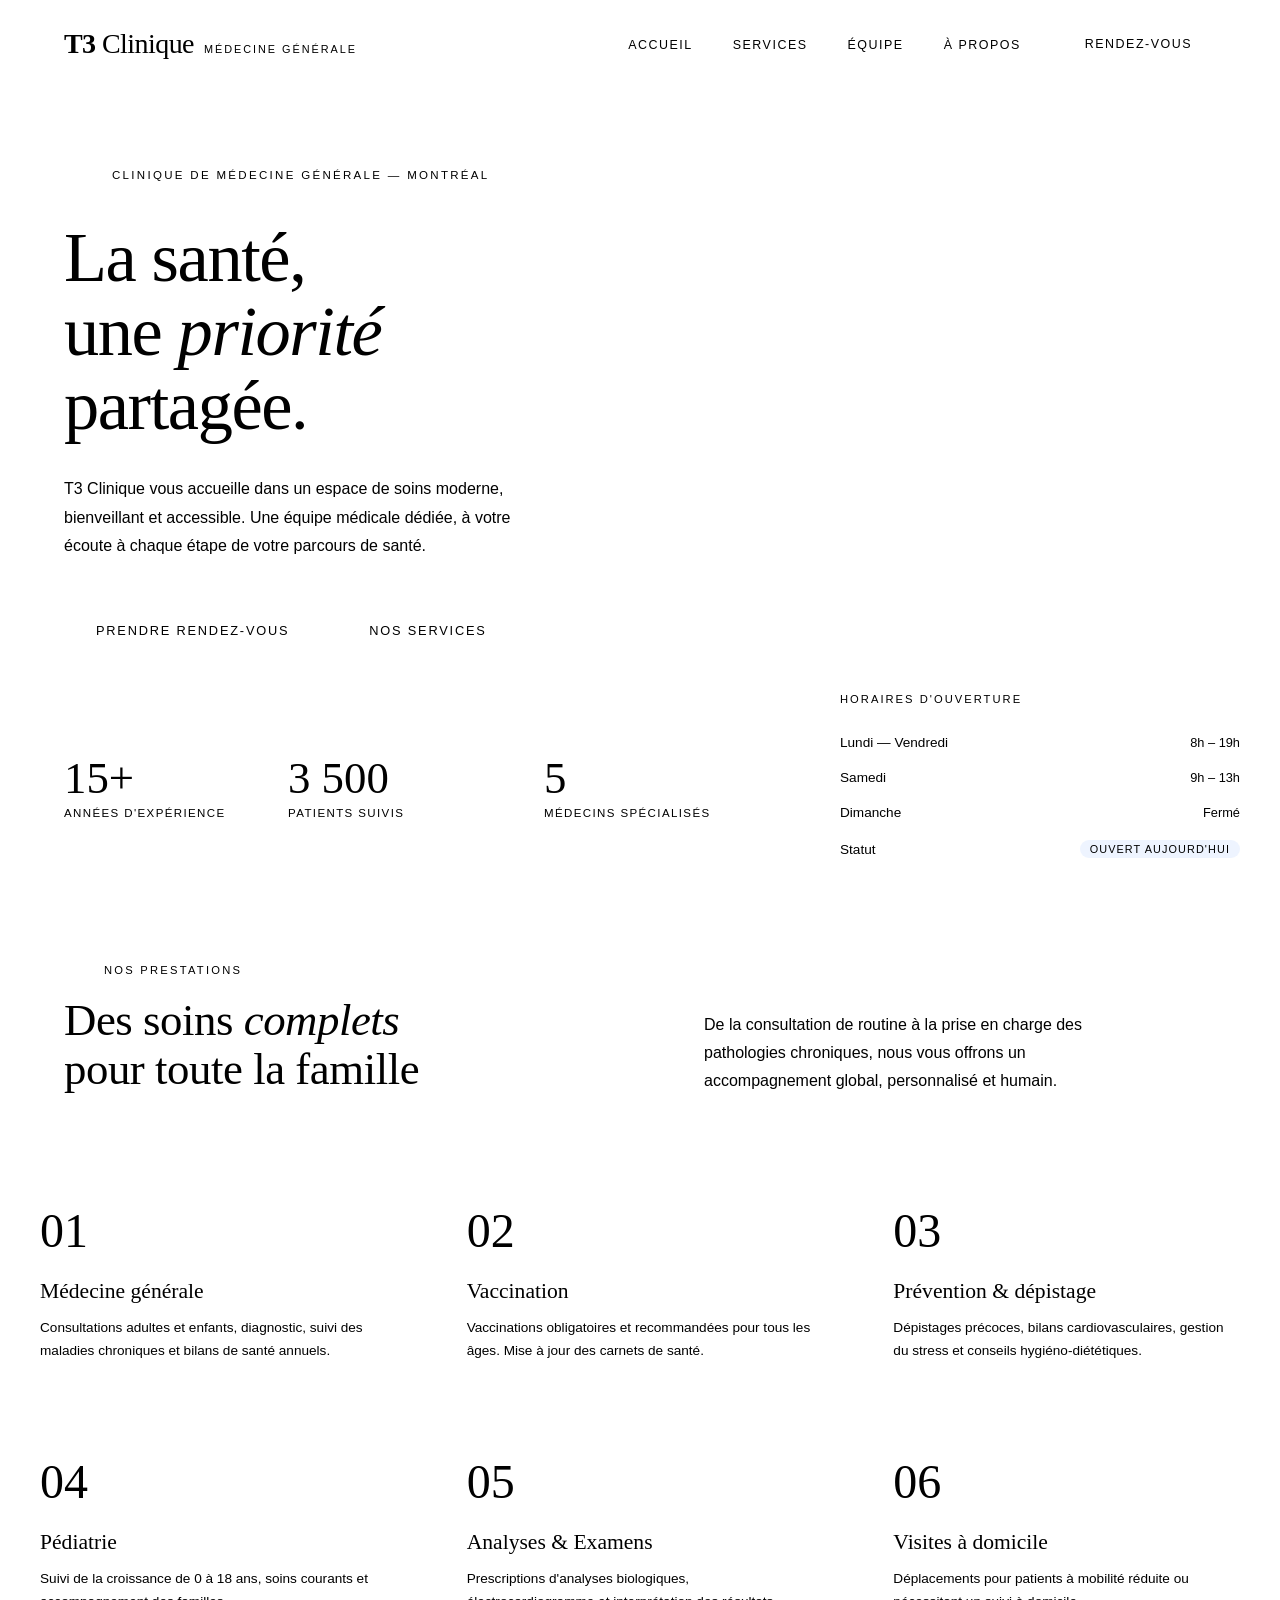
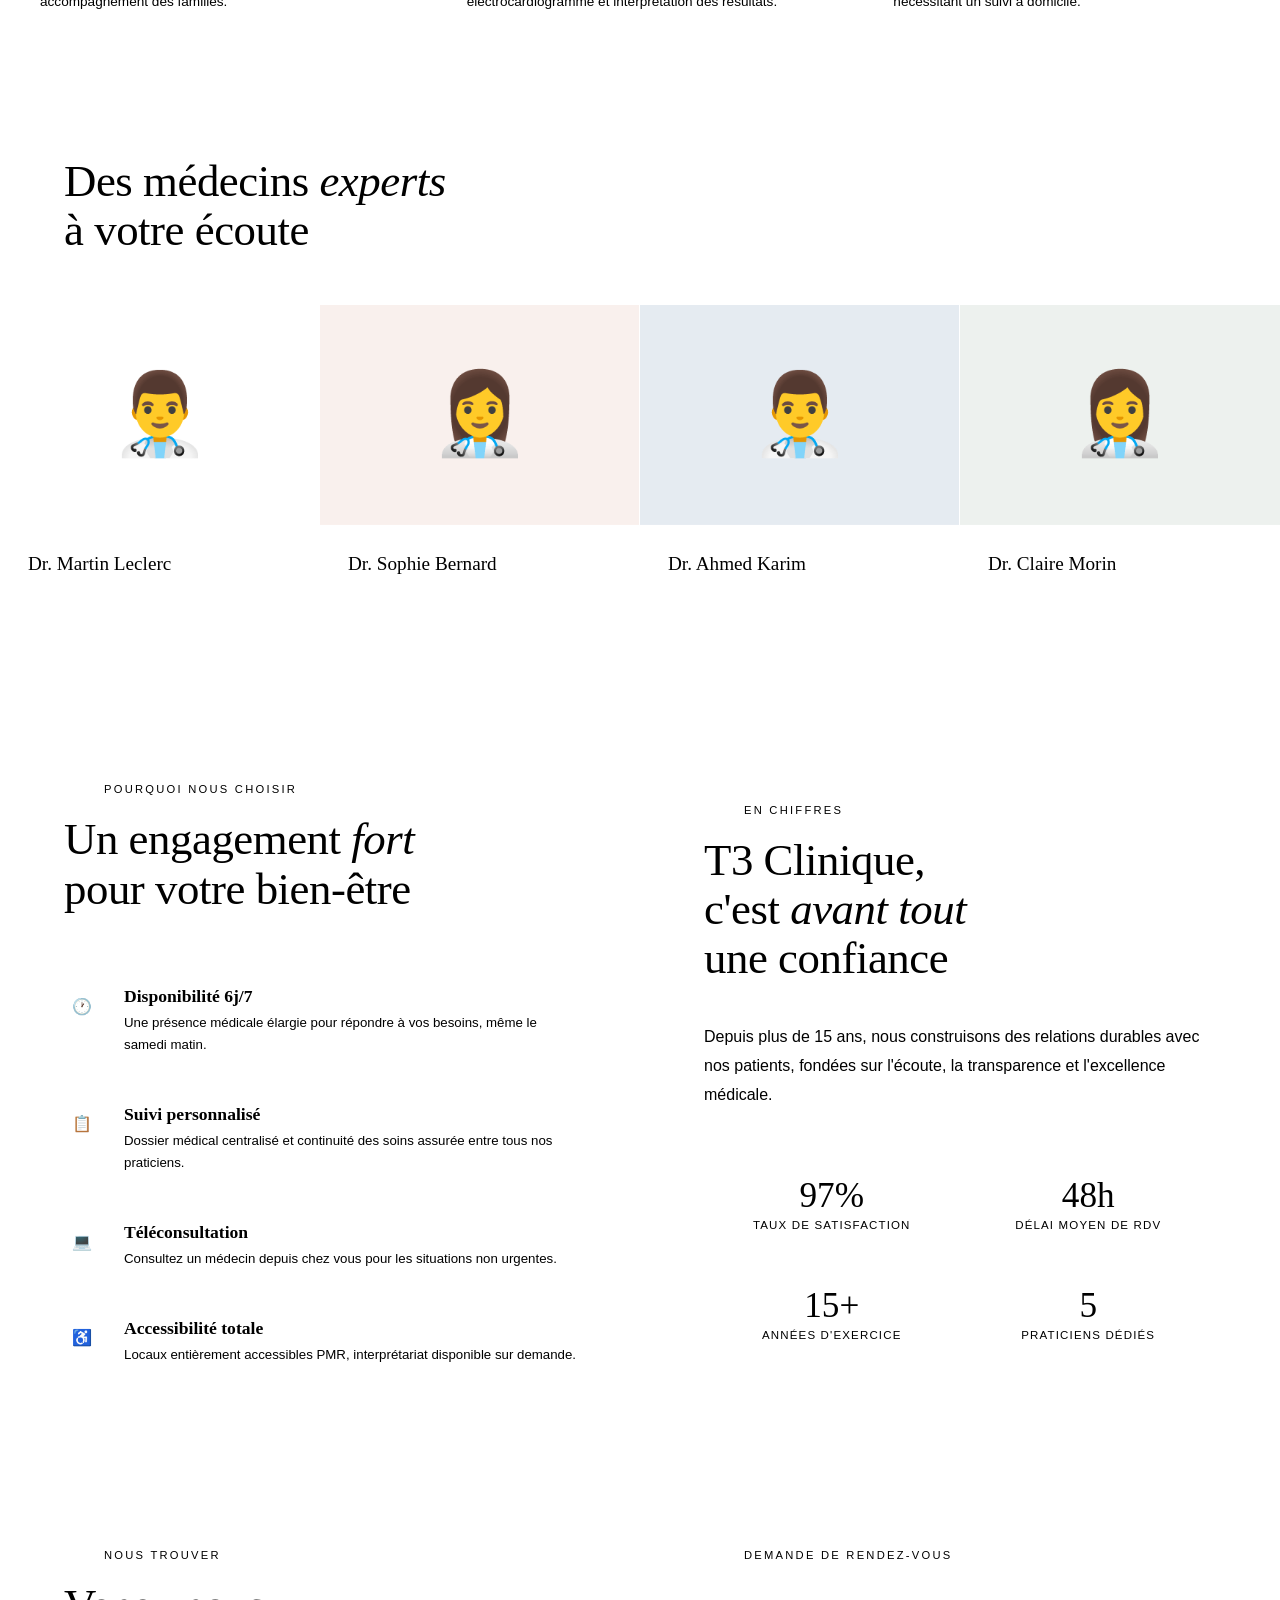
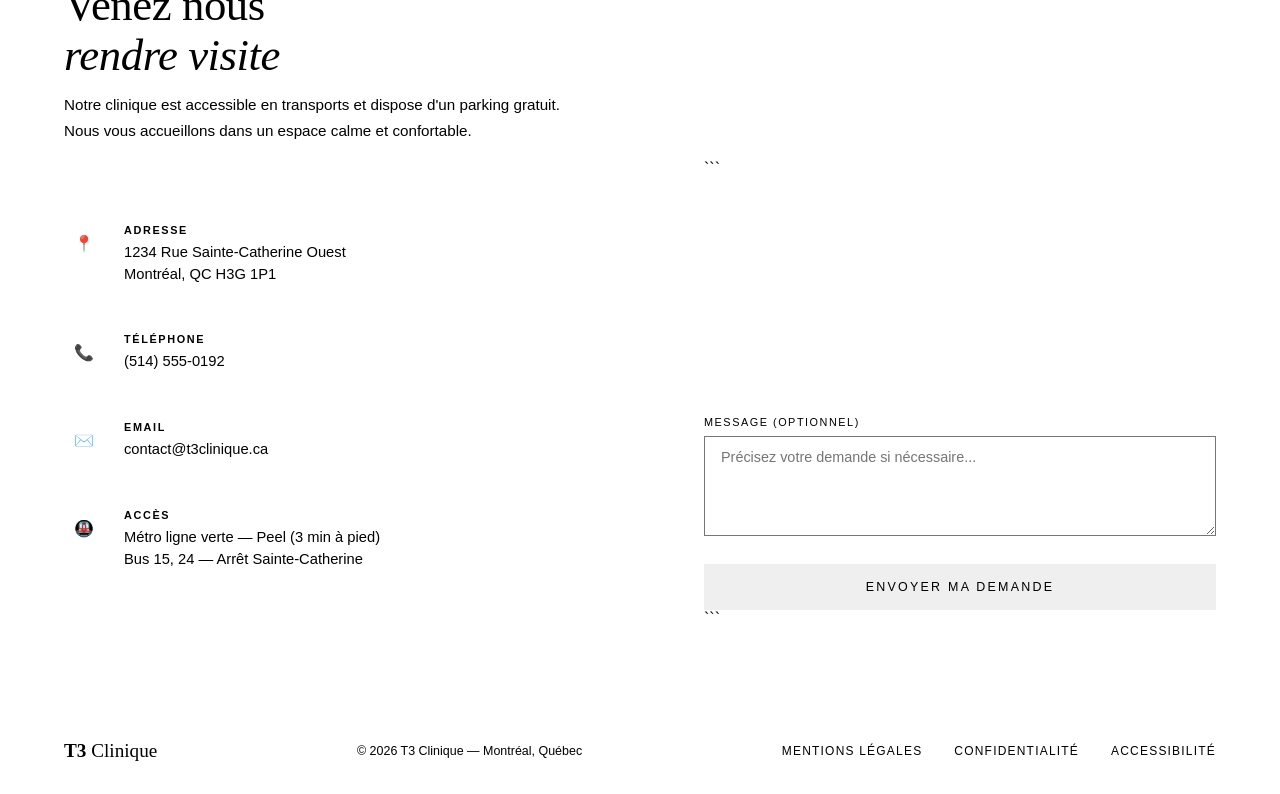
<file: amirasayah06.github.io/index.html>
<!DOCTYPE html>

<html lang="fr">
<head>
<meta charset="UTF-8">
<meta name="viewport" content="width=device-width, initial-scale=1.0">
<title>T3 Clinique — Médecine Générale</title>
<link href="https://fonts.googleapis.com/css2?family=Cormorant+Garamond:ital,wght@0,300;0,400;0,600;1,300;1,400&family=Instrument+Sans:wght@300;400;500&display=swap" rel="stylesheet">
<style>

/* ─── VARIABLES ─────────────────────────────────────── */
:root {
–white:   #FFFFFF;
–off:     #F7F7F5;
–light:   #EFEFEC;
–border:  #E0DFDB;
–muted:   #999890;
–body:    #3A3A38;
–dark:    #141412;
–accent:  #2D5A8E;
–accent2: #1A3D62;
–line:    1px solid var(–border);
}

/* ─── RESET ─────────────────────────────────────────── */
*, *::before, *::after { margin:0; padding:0; box-sizing:border-box; }
html { scroll-behavior:smooth; font-size:16px; }
body {
font-family:‘Instrument Sans’, sans-serif;
background: var(–white);
color: var(–body);
-webkit-font-smoothing: antialiased;
overflow-x: hidden;
}
a { text-decoration: none; color: inherit; }
img { display:block; max-width:100%; }
[id] { scroll-margin-top: 88px; }

/* ─── SCROLLBAR ──────────────────────────────────────── */
::-webkit-scrollbar { width:4px; }
::-webkit-scrollbar-track { background: var(–off); }
::-webkit-scrollbar-thumb { background: var(–accent); border-radius:2px; }

/* ─── NAV ────────────────────────────────────────────── */
nav {
position: fixed; top:0; left:0; right:0; z-index:200;
height: 88px;
display: flex; align-items:center; justify-content:space-between;
padding: 0 64px;
background: rgba(255,255,255,0.96);
backdrop-filter: blur(20px);
border-bottom: var(–line);
transition: border-color 0.4s;
}

.nav-logo {
display:flex; align-items:baseline; gap:10px;
}
.nav-logo-mark {
font-family:‘Cormorant Garamond’, serif;
font-size: 1.75rem;
font-weight: 300;
color: var(–dark);
letter-spacing: -0.02em;
}
.nav-logo-mark strong {
font-weight: 600;
color: var(–accent);
}
.nav-logo-sub {
font-size: 0.68rem;
text-transform: uppercase;
letter-spacing: 0.18em;
color: var(–muted);
font-weight: 400;
}

.nav-links {
display:flex; align-items:center; gap:40px; list-style:none;
}
.nav-links a {
font-size:0.78rem; text-transform:uppercase; letter-spacing:0.12em;
color: var(–muted); font-weight:400;
transition: color 0.2s;
position: relative;
}
.nav-links a::after {
content:’’; position:absolute; bottom:-4px; left:0; right:0;
height:1px; background: var(–accent);
transform: scaleX(0); transform-origin: left;
transition: transform 0.3s ease;
}
.nav-links a:hover { color: var(–dark); }
.nav-links a:hover::after { transform: scaleX(1); }

.nav-rdv {
display:inline-flex; align-items:center; gap:8px;
border: 1px solid var(–dark);
padding: 10px 24px;
font-size:0.76rem; text-transform:uppercase; letter-spacing:0.14em;
color: var(–dark); font-weight:500;
transition: background 0.25s, color 0.25s;
}
.nav-rdv:hover { background: var(–dark); color: var(–white); }
.nav-rdv::after { display:none !important; }

/* ─── HERO ───────────────────────────────────────────── */
#accueil {
padding-top: 88px;
min-height: 100vh;
display:grid;
grid-template-columns: 1fr 480px;
}

.hero-content {
display:flex; flex-direction:column; justify-content:center;
padding: 80px 64px;
border-right: var(–line);
}

.hero-eyebrow {
display:flex; align-items:center; gap:16px;
margin-bottom: 40px;
}
.hero-eyebrow-line {
width:32px; height:1px; background: var(–accent);
}
.hero-eyebrow span {
font-size:0.72rem; text-transform:uppercase; letter-spacing:0.2em;
color: var(–accent); font-weight:500;
}

.hero-h1 {
font-family:‘Cormorant Garamond’, serif;
font-size: clamp(3.2rem, 5.5vw, 5.5rem);
font-weight:300; line-height:1.05;
color: var(–dark);
letter-spacing:-0.02em;
margin-bottom: 32px;
}
.hero-h1 em {
font-style:italic; color: var(–accent);
}

.hero-p {
font-size:1rem; line-height:1.8;
color: var(–muted);
max-width:480px;
margin-bottom:48px;
font-weight:300;
}

.hero-btns { display:flex; gap:16px; }

.btn-fill {
display:inline-flex; align-items:center; gap:10px;
background: var(–accent);
color: var(–white);
padding:14px 32px;
font-size:0.8rem; text-transform:uppercase; letter-spacing:0.14em;
font-weight:500;
transition: background 0.25s, transform 0.2s;
}
.btn-fill:hover { background: var(–accent2); transform:translateY(-2px); }

.btn-ghost {
display:inline-flex; align-items:center; gap:10px;
border:1px solid var(–border);
color: var(–body);
padding:14px 32px;
font-size:0.8rem; text-transform:uppercase; letter-spacing:0.14em;
font-weight:400;
transition: border-color 0.25s, color 0.25s;
}
.btn-ghost:hover { border-color: var(–dark); color: var(–dark); }

.hero-metrics {
display:flex; gap:0;
margin-top:64px;
border-top: var(–line);
padding-top:40px;
}
.metric {
flex:1;
padding-right:32px;
border-right: var(–line);
}
.metric:last-child { border-right:none; padding-right:0; padding-left:32px; }
.metric:first-child { padding-left:0; }
.metric-num {
font-family:‘Cormorant Garamond’, serif;
font-size:2.8rem; font-weight:300;
color: var(–dark); line-height:1;
margin-bottom:6px;
}
.metric-label {
font-size:0.72rem; text-transform:uppercase; letter-spacing:0.12em;
color: var(–muted);
}

/* Hero panel droit */
.hero-panel {
background: var(–off);
display:flex; flex-direction:column;
justify-content: flex-end;
}

.hero-panel-top {
flex:1;
display:flex; align-items:center; justify-content:center;
position:relative; overflow:hidden;
}

.hero-cross-wrap {
position:relative;
width:160px; height:160px;
}
.hero-cross-h, .hero-cross-v {
position:absolute; background: var(–border);
border-radius:1px;
}
.hero-cross-h { top:50%; left:0; right:0; height:1px; transform:translateY(-50%); }
.hero-cross-v { left:50%; top:0; bottom:0; width:1px; transform:translateX(-50%); }
.hero-cross-dot {
position:absolute; top:50%; left:50%;
transform:translate(-50%,-50%);
width:10px; height:10px;
background: var(–accent); border-radius:50%;
}
.hero-cross-ring {
position:absolute; top:50%; left:50%;
transform:translate(-50%,-50%);
width:40px; height:40px;
border:1px solid var(–accent);
border-radius:50%;
opacity:0.4;
animation: pulse 2.5s ease-in-out infinite;
}
@keyframes pulse {
0%,100% { transform:translate(-50%,-50%) scale(1); opacity:0.4; }
50% { transform:translate(-50%,-50%) scale(1.8); opacity:0.1; }
}

.hero-hours {
border-top: var(–line);
padding:32px 40px;
}
.hero-hours-title {
font-size:0.7rem; text-transform:uppercase; letter-spacing:0.18em;
color: var(–muted); margin-bottom:20px;
}
.hours-row {
display:flex; justify-content:space-between; align-items:center;
padding:10px 0; border-bottom: var(–line);
font-size:0.85rem;
}
.hours-row:last-child { border-bottom:none; }
.hours-row .day { color: var(–body); font-weight:400; }
.hours-row .time { color: var(–dark); font-weight:500; font-size:0.8rem; }
.hours-badge {
display:inline-flex; align-items:center; gap:6px;
background: #EEF4FF; color: var(–accent);
padding:3px 10px; border-radius:20px;
font-size:0.68rem; letter-spacing:0.1em; text-transform:uppercase;
}
.hours-badge::before {
content:’’; width:5px; height:5px; border-radius:50%;
background: var(–accent); display:inline-block;
}

/* ─── SECTION BASE ──────────────────────────────────── */
.section-eyebrow {
display:flex; align-items:center; gap:16px;
margin-bottom:20px;
}
.section-eyebrow-line { width:24px; height:1px; background: var(–accent); }
.section-eyebrow span {
font-size:0.7rem; text-transform:uppercase; letter-spacing:0.2em;
color: var(–accent); font-weight:500;
}

.section-h2 {
font-family:‘Cormorant Garamond’, serif;
font-size: clamp(2rem, 3.5vw, 3.2rem);
font-weight:300; line-height:1.1;
color: var(–dark);
letter-spacing:-0.01em;
}
.section-h2 em { font-style:italic; }

/* ─── SERVICES ──────────────────────────────────────── */
#services {
border-top: var(–line);
}

.services-header {
display:grid; grid-template-columns:1fr 1fr;
border-bottom: var(–line);
}
.services-header-left {
padding:64px 64px 64px 64px;
border-right: var(–line);
}
.services-header-right {
padding:64px;
display:flex; align-items:flex-end;
}
.services-header-right p {
font-size:1rem; line-height:1.75;
color: var(–muted); font-weight:300;
max-width:380px;
}

.services-grid {
display:grid;
grid-template-columns: repeat(3, 1fr);
}

.service-item {
padding:48px 40px;
border-right: var(–line);
border-bottom: var(–line);
transition: background 0.3s;
cursor:default;
position:relative;
overflow:hidden;
}
.service-item::before {
content:’’;
position:absolute; top:0; left:0; right:0; height:2px;
background: var(–accent);
transform: scaleX(0); transform-origin:left;
transition: transform 0.4s ease;
}
.service-item:hover::before { transform:scaleX(1); }
.service-item:hover { background: var(–off); }
.service-item:nth-child(3n) { border-right:none; }
.service-item:nth-child(4),
.service-item:nth-child(5),
.service-item:nth-child(6) { border-bottom:none; }

.service-num {
font-family:‘Cormorant Garamond’, serif;
font-size:3rem; font-weight:300;
color: var(–light); line-height:1;
margin-bottom:24px;
transition: color 0.3s;
}
.service-item:hover .service-num { color: var(–border); }

.service-title {
font-family:‘Cormorant Garamond’, serif;
font-size:1.35rem; font-weight:400;
color: var(–dark); margin-bottom:12px;
}
.service-desc {
font-size:0.85rem; line-height:1.7;
color: var(–muted); font-weight:300;
}

/* ─── ÉQUIPE ────────────────────────────────────────── */
#equipe {
border-top: var(–line);
background: var(–dark);
}

.equipe-header {
display:grid; grid-template-columns:1fr 1fr;
padding:64px 64px 48px;
border-bottom:1px solid rgba(255,255,255,0.08);
align-items:end;
}
.equipe-header .section-eyebrow-line { background: rgba(255,255,255,0.3); }
.equipe-header .section-eyebrow span { color: rgba(255,255,255,0.4); }
.equipe-header .section-h2 { color: var(–white); }
.equipe-header p {
color: rgba(255,255,255,0.4);
font-size:0.95rem; line-height:1.75; font-weight:300;
max-width:360px;
align-self:flex-end;
}

.team-grid {
display:grid; grid-template-columns:repeat(4,1fr);
}

.team-card {
border-right:1px solid rgba(255,255,255,0.07);
border-bottom:1px solid rgba(255,255,255,0.07);
overflow:hidden;
transition: background 0.3s;
}
.team-card:hover { background: rgba(255,255,255,0.03); }
.team-card:nth-child(4n) { border-right:none; }

.team-avatar {
height:220px;
display:flex; align-items:center; justify-content:center;
font-size:5rem;
background: rgba(255,255,255,0.04);
border-bottom:1px solid rgba(255,255,255,0.07);
position:relative; overflow:hidden;
}
.team-avatar::after {
content:’’;
position:absolute; inset:0;
background: linear-gradient(to bottom, transparent 50%, rgba(20,20,18,0.5));
}

.team-info { padding:28px 28px 32px; }
.team-name {
font-family:‘Cormorant Garamond’, serif;
font-size:1.2rem; font-weight:400;
color: var(–white); margin-bottom:5px;
}
.team-role {
font-size:0.7rem; text-transform:uppercase; letter-spacing:0.14em;
color: rgba(255,255,255,0.3); margin-bottom:14px;
}
.team-bio {
font-size:0.82rem; line-height:1.65;
color: rgba(255,255,255,0.35); font-weight:300;
}

/* ─── POURQUOI NOUS ─────────────────────────────────── */
#pourquoi {
border-top: var(–line);
display:grid; grid-template-columns:1fr 1fr;
}

.pourquoi-left {
padding:80px 64px;
border-right: var(–line);
background: var(–off);
}
.pourquoi-left .section-h2 { margin-bottom:48px; }

.feature-list { display:flex; flex-direction:column; }
.feature-item {
display:flex; gap:24px; align-items:flex-start;
padding:24px 0; border-bottom: var(–line);
}
.feature-item:last-child { border-bottom:none; }
.feature-icon {
width:36px; height:36px; min-width:36px;
border:1px solid var(–border);
display:flex; align-items:center; justify-content:center;
font-size:1rem;
margin-top:2px;
}
.feature-item h4 {
font-family:‘Cormorant Garamond’, serif;
font-size:1.1rem; color: var(–dark);
margin-bottom:5px;
}
.feature-item p { font-size:0.83rem; line-height:1.65; color: var(–muted); }

.pourquoi-right {
padding:80px 64px;
display:flex; flex-direction:column; justify-content:center;
}
.pourquoi-right .section-h2 { margin-bottom:40px; }
.pourquoi-right > p {
font-size:1rem; line-height:1.8;
color: var(–muted); font-weight:300;
margin-bottom:40px;
}

.trust-grid {
display:grid; grid-template-columns:1fr 1fr; gap:1px;
background: var(–border);
border:var(–line);
}
.trust-item {
background: var(–white);
padding:28px 24px;
text-align:center;
}
.trust-item-num {
font-family:‘Cormorant Garamond’, serif;
font-size:2.2rem; font-weight:300; color: var(–accent);
line-height:1; margin-bottom:6px;
}
.trust-item-label {
font-size:0.72rem; text-transform:uppercase; letter-spacing:0.1em;
color: var(–muted);
}

/* ─── CONTACT ───────────────────────────────────────── */
#contact {
border-top: var(–line);
display:grid; grid-template-columns:1fr 1fr;
}

.contact-info-col {
padding:80px 64px;
border-right: var(–line);
background: var(–off);
}
.contact-info-col .section-h2 { margin-bottom:12px; }
.contact-info-col > .subtitle {
font-size:0.95rem; line-height:1.7;
color: var(–muted); font-weight:300;
margin-bottom:56px;
}

.info-blocks { display:flex; flex-direction:column; gap:0; }
.info-block {
display:flex; gap:20px; align-items:flex-start;
padding:24px 0; border-bottom: var(–line);
}
.info-block:last-child { border-bottom:none; }
.info-icon {
width:40px; height:40px; min-width:40px;
background: var(–white);
border: var(–line);
display:flex; align-items:center; justify-content:center;
font-size:1rem;
}
.info-block h4 {
font-size:0.68rem; text-transform:uppercase; letter-spacing:0.15em;
color: var(–muted); margin-bottom:5px;
}
.info-block p { font-size:0.92rem; color: var(–dark); line-height:1.5; }

.contact-form-col {
padding:80px 64px;
display:flex; flex-direction:column; justify-content:center;
}
.contact-form-col .section-h2 { margin-bottom:8px; }
.contact-form-col > .subtitle {
font-size:0.88rem; color: var(–muted);
margin-bottom:40px; font-weight:300;
}

.form-row { display:grid; grid-template-columns:1fr 1fr; gap:16px; }
.form-group { margin-bottom:16px; }
.form-group label {
display:block;
font-size:0.68rem; text-transform:uppercase; letter-spacing:0.14em;
color: var(–muted); margin-bottom:8px; font-weight:500;
}
.form-group input,
.form-group select,
.form-group textarea {
width:100%;
border: var(–line);
background: var(–white);
padding:12px 16px;
font-family:‘Instrument Sans’, sans-serif;
font-size:0.9rem; color: var(–dark);
outline:none;
transition: border-color 0.2s;
-webkit-appearance:none;
border-radius:0;
}
.form-group input:focus,
.form-group select:focus,
.form-group textarea:focus { border-color: var(–accent); }
.form-group input::placeholder,
.form-group textarea::placeholder { color: var(–muted); font-weight:300; }
.form-group textarea { resize:vertical; min-height:100px; }
.form-group select { cursor:pointer; }

.btn-submit {
width:100%; padding:16px;
background: var(–accent); color: var(–white);
border:none; cursor:pointer;
font-family:‘Instrument Sans’, sans-serif;
font-size:0.78rem; text-transform:uppercase; letter-spacing:0.18em; font-weight:500;
transition: background 0.25s;
margin-top:8px;
}
.btn-submit:hover { background: var(–accent2); }

/* ─── FOOTER ────────────────────────────────────────── */
footer {
border-top: var(–line);
padding:32px 64px;
display:flex; align-items:center; justify-content:space-between;
background: var(–white);
}
.footer-logo {
font-family:‘Cormorant Garamond’, serif;
font-size:1.2rem; font-weight:300; color: var(–dark);
}
.footer-logo strong { color: var(–accent); font-weight:600; }
.footer-copy { font-size:0.78rem; color: var(–muted); }
.footer-links { display:flex; gap:32px; }
.footer-links a {
font-size:0.75rem; text-transform:uppercase; letter-spacing:0.1em;
color: var(–muted);
transition: color 0.2s;
}
.footer-links a:hover { color: var(–dark); }

/* ─── ANIMATIONS ─────────────────────────────────────── */
.reveal {
opacity:0; transform:translateY(24px);
transition: opacity 0.7s ease, transform 0.7s ease;
}
.reveal.visible { opacity:1; transform:translateY(0); }

@keyframes fadeIn {
from { opacity:0; transform:translateY(20px); }
to   { opacity:1; transform:translateY(0); }
}
.hero-content > * {
animation: fadeIn 0.8s ease both;
}
.hero-eyebrow { animation-delay:0.1s; }
.hero-h1      { animation-delay:0.25s; }
.hero-p       { animation-delay:0.4s; }
.hero-btns    { animation-delay:0.5s; }
.hero-metrics { animation-delay:0.6s; }

/* ─── RESPONSIVE ─────────────────────────────────────── */
@media (max-width:1024px) {
nav { padding:0 32px; }
.hero-content { padding:60px 32px; }
.services-header-left,
.services-header-right,
.pourquoi-left,
.pourquoi-right,
.contact-info-col,
.contact-form-col { padding:48px 32px; }
.equipe-header { padding:48px 32px 32px; }
.team-info { padding:20px; }
footer { padding:24px 32px; }
}

@media (max-width:768px) {
nav .nav-links { display:none; }
#accueil { grid-template-columns:1fr; }
.hero-panel { display:none; }
.services-header,
#pourquoi,
#contact { grid-template-columns:1fr; }
.services-header-left { border-right:none; border-bottom:var(–line); }
.services-grid { grid-template-columns:1fr 1fr; }
.service-item:nth-child(2n) { border-right:none; }
.service-item:nth-child(3n) { border-right:1px solid var(–border); }
.service-item:nth-child(4),
.service-item:nth-child(5),
.service-item:nth-child(6) { border-bottom: var(–line); }
.service-item:nth-child(5),
.service-item:nth-child(6) { border-bottom:none; }
.team-grid { grid-template-columns:1fr 1fr; }
.team-card:nth-child(2n) { border-right:none; }
.equipe-header { grid-template-columns:1fr; }
.pourquoi-left { border-right:none; border-bottom:var(–line); }
.contact-info-col { border-right:none; border-bottom:var(–line); }
.hero-metrics { flex-direction:column; gap:20px; }
.metric { border-right:none; padding:0; }
.metric:last-child { padding-left:0; }
footer { flex-direction:column; gap:16px; text-align:center; }
.footer-links { flex-wrap:wrap; justify-content:center; }
}
</style>

</head>
<body>

<!-- ── NAV ───────────────────────────────────────── -->

<nav>
  <div class="nav-logo">
    <span class="nav-logo-mark"><strong>T3</strong> Clinique</span>
    <span class="nav-logo-sub">Médecine Générale</span>
  </div>
  <ul class="nav-links">
    <li><a href="#accueil">Accueil</a></li>
    <li><a href="#services">Services</a></li>
    <li><a href="#equipe">Équipe</a></li>
    <li><a href="#pourquoi">À propos</a></li>
    <li><a href="#contact" class="nav-rdv">Rendez-vous</a></li>
  </ul>
</nav>

<!-- ── HERO ──────────────────────────────────────── -->

<section id="accueil">
  <div class="hero-content">
    <div class="hero-eyebrow">
      <div class="hero-eyebrow-line"></div>
      <span>Clinique de médecine générale — Montréal</span>
    </div>
    <h1 class="hero-h1">
      La santé,<br>
      une <em>priorité</em><br>
      partagée.
    </h1>
    <p class="hero-p">
      T3 Clinique vous accueille dans un espace de soins moderne, 
      bienveillant et accessible. Une équipe médicale dédiée, 
      à votre écoute à chaque étape de votre parcours de santé.
    </p>
    <div class="hero-btns">
      <a href="#contact" class="btn-fill">Prendre rendez-vous</a>
      <a href="#services" class="btn-ghost">Nos services</a>
    </div>
    <div class="hero-metrics">
      <div class="metric">
        <div class="metric-num">15+</div>
        <div class="metric-label">Années d'expérience</div>
      </div>
      <div class="metric">
        <div class="metric-num">3 500</div>
        <div class="metric-label">Patients suivis</div>
      </div>
      <div class="metric">
        <div class="metric-num">5</div>
        <div class="metric-label">Médecins spécialisés</div>
      </div>
    </div>
  </div>

  <div class="hero-panel">
    <div class="hero-panel-top">
      <div class="hero-cross-wrap">
        <div class="hero-cross-h"></div>
        <div class="hero-cross-v"></div>
        <div class="hero-cross-ring"></div>
        <div class="hero-cross-dot"></div>
      </div>
    </div>
    <div class="hero-hours">
      <div class="hero-hours-title">Horaires d'ouverture</div>
      <div class="hours-row">
        <span class="day">Lundi — Vendredi</span>
        <span class="time">8h – 19h</span>
      </div>
      <div class="hours-row">
        <span class="day">Samedi</span>
        <span class="time">9h – 13h</span>
      </div>
      <div class="hours-row">
        <span class="day">Dimanche</span>
        <span class="time">Fermé</span>
      </div>
      <div class="hours-row">
        <span class="day">Statut</span>
        <span class="hours-badge">Ouvert aujourd'hui</span>
      </div>
    </div>
  </div>
</section>

<!-- ── SERVICES ───────────────────────────────────── -->

<section id="services">
  <div class="services-header">
    <div class="services-header-left">
      <div class="section-eyebrow reveal">
        <div class="section-eyebrow-line"></div>
        <span>Nos prestations</span>
      </div>
      <h2 class="section-h2 reveal">Des soins <em>complets</em><br>pour toute la famille</h2>
    </div>
    <div class="services-header-right reveal">
      <p>De la consultation de routine à la prise en charge des pathologies chroniques, nous vous offrons un accompagnement global, personnalisé et humain.</p>
    </div>
  </div>

  <div class="services-grid">
    <div class="service-item reveal">
      <div class="service-num">01</div>
      <div class="service-title">Médecine générale</div>
      <div class="service-desc">Consultations adultes et enfants, diagnostic, suivi des maladies chroniques et bilans de santé annuels.</div>
    </div>
    <div class="service-item reveal">
      <div class="service-num">02</div>
      <div class="service-title">Vaccination</div>
      <div class="service-desc">Vaccinations obligatoires et recommandées pour tous les âges. Mise à jour des carnets de santé.</div>
    </div>
    <div class="service-item reveal">
      <div class="service-num">03</div>
      <div class="service-title">Prévention & dépistage</div>
      <div class="service-desc">Dépistages précoces, bilans cardiovasculaires, gestion du stress et conseils hygiéno-diététiques.</div>
    </div>
    <div class="service-item reveal">
      <div class="service-num">04</div>
      <div class="service-title">Pédiatrie</div>
      <div class="service-desc">Suivi de la croissance de 0 à 18 ans, soins courants et accompagnement des familles.</div>
    </div>
    <div class="service-item reveal">
      <div class="service-num">05</div>
      <div class="service-title">Analyses & Examens</div>
      <div class="service-desc">Prescriptions d'analyses biologiques, électrocardiogramme et interprétation des résultats.</div>
    </div>
    <div class="service-item reveal">
      <div class="service-num">06</div>
      <div class="service-title">Visites à domicile</div>
      <div class="service-desc">Déplacements pour patients à mobilité réduite ou nécessitant un suivi à domicile.</div>
    </div>
  </div>
</section>

<!-- ── ÉQUIPE ─────────────────────────────────────── -->

<section id="equipe">
  <div class="equipe-header">
    <div>
      <div class="section-eyebrow reveal">
        <div class="section-eyebrow-line"></div>
        <span>Notre équipe</span>
      </div>
      <h2 class="section-h2 reveal">Des médecins <em>experts</em><br>à votre écoute</h2>
    </div>
    <p class="reveal">Une équipe pluridisciplinaire unie par une même valeur : placer le patient au centre de chaque décision médicale.</p>
  </div>
  <div class="team-grid">
    <div class="team-card reveal">
      <div class="team-avatar">👨‍⚕️</div>
      <div class="team-info">
        <div class="team-name">Dr. Martin Leclerc</div>
        <div class="team-role">Médecin Généraliste</div>
        <div class="team-bio">20 ans d'expérience. Spécialisation en médecine préventive et maladies chroniques.</div>
      </div>
    </div>
    <div class="team-card reveal">
      <div class="team-avatar" style="background:rgba(196,112,79,0.1);">👩‍⚕️</div>
      <div class="team-info">
        <div class="team-name">Dr. Sophie Bernard</div>
        <div class="team-role">Pédiatre</div>
        <div class="team-bio">Spécialisée dans le suivi de l'enfant de 0 à 18 ans, vaccination et développement.</div>
      </div>
    </div>
    <div class="team-card reveal">
      <div class="team-avatar" style="background:rgba(45,90,142,0.12);">👨‍⚕️</div>
      <div class="team-info">
        <div class="team-name">Dr. Ahmed Karim</div>
        <div class="team-role">Médecin Généraliste</div>
        <div class="team-bio">Expert en cardiologie préventive. Consultations en arabe et français.</div>
      </div>
    </div>
    <div class="team-card reveal">
      <div class="team-avatar" style="background:rgba(107,143,113,0.12);">👩‍⚕️</div>
      <div class="team-info">
        <div class="team-name">Dr. Claire Morin</div>
        <div class="team-role">Médecine du Sport</div>
        <div class="team-bio">Certificats médicaux, suivi des sportifs, nutrition et médecine du travail.</div>
      </div>
    </div>
  </div>
</section>

<!-- ── POURQUOI ────────────────────────────────────── -->

<section id="pourquoi">
  <div class="pourquoi-left">
    <div class="section-eyebrow reveal">
      <div class="section-eyebrow-line"></div>
      <span>Pourquoi nous choisir</span>
    </div>
    <h2 class="section-h2 reveal">Un engagement <em>fort</em><br>pour votre bien-être</h2>
    <div class="feature-list">
      <div class="feature-item reveal">
        <div class="feature-icon">🕐</div>
        <div>
          <h4>Disponibilité 6j/7</h4>
          <p>Une présence médicale élargie pour répondre à vos besoins, même le samedi matin.</p>
        </div>
      </div>
      <div class="feature-item reveal">
        <div class="feature-icon">📋</div>
        <div>
          <h4>Suivi personnalisé</h4>
          <p>Dossier médical centralisé et continuité des soins assurée entre tous nos praticiens.</p>
        </div>
      </div>
      <div class="feature-item reveal">
        <div class="feature-icon">💻</div>
        <div>
          <h4>Téléconsultation</h4>
          <p>Consultez un médecin depuis chez vous pour les situations non urgentes.</p>
        </div>
      </div>
      <div class="feature-item reveal">
        <div class="feature-icon">♿</div>
        <div>
          <h4>Accessibilité totale</h4>
          <p>Locaux entièrement accessibles PMR, interprétariat disponible sur demande.</p>
        </div>
      </div>
    </div>
  </div>

  <div class="pourquoi-right">
    <div class="section-eyebrow reveal">
      <div class="section-eyebrow-line"></div>
      <span>En chiffres</span>
    </div>
    <h2 class="section-h2 reveal">T3 Clinique,<br>c'est <em>avant tout</em><br>une confiance</h2>
    <p class="reveal">Depuis plus de 15 ans, nous construisons des relations durables avec nos patients, fondées sur l'écoute, la transparence et l'excellence médicale.</p>
    <div class="trust-grid reveal">
      <div class="trust-item">
        <div class="trust-item-num">97%</div>
        <div class="trust-item-label">Taux de satisfaction</div>
      </div>
      <div class="trust-item">
        <div class="trust-item-num">48h</div>
        <div class="trust-item-label">Délai moyen de RDV</div>
      </div>
      <div class="trust-item">
        <div class="trust-item-num">15+</div>
        <div class="trust-item-label">Années d'exercice</div>
      </div>
      <div class="trust-item">
        <div class="trust-item-num">5</div>
        <div class="trust-item-label">Praticiens dédiés</div>
      </div>
    </div>
  </div>
</section>

<!-- ── CONTACT ────────────────────────────────────── -->

<section id="contact">
  <div class="contact-info-col">
    <div class="section-eyebrow reveal">
      <div class="section-eyebrow-line"></div>
      <span>Nous trouver</span>
    </div>
    <h2 class="section-h2 reveal">Venez nous<br><em>rendre visite</em></h2>
    <p class="subtitle reveal">Notre clinique est accessible en transports et dispose d'un parking gratuit. Nous vous accueillons dans un espace calme et confortable.</p>
    <div class="info-blocks">
      <div class="info-block reveal">
        <div class="info-icon">📍</div>
        <div>
          <h4>Adresse</h4>
          <p>1234 Rue Sainte-Catherine Ouest<br>Montréal, QC H3G 1P1</p>
        </div>
      </div>
      <div class="info-block reveal">
        <div class="info-icon">📞</div>
        <div>
          <h4>Téléphone</h4>
          <p>(514) 555-0192</p>
        </div>
      </div>
      <div class="info-block reveal">
        <div class="info-icon">✉️</div>
        <div>
          <h4>Email</h4>
          <p>contact@t3clinique.ca</p>
        </div>
      </div>
      <div class="info-block reveal">
        <div class="info-icon">🚇</div>
        <div>
          <h4>Accès</h4>
          <p>Métro ligne verte — Peel (3 min à pied)<br>Bus 15, 24 — Arrêt Sainte-Catherine</p>
        </div>
      </div>
    </div>
  </div>

  <div class="contact-form-col">
    <div class="section-eyebrow reveal">
      <div class="section-eyebrow-line"></div>
      <span>Demande de rendez-vous</span>
    </div>
    <h2 class="section-h2 reveal">Réserver<br>votre <em>créneau</em></h2>
    <p class="subtitle reveal">Remplissez ce formulaire. Nous vous confirmons votre rendez-vous sous 24h ouvrées.</p>

```
<div class="form-row">
  <div class="form-group reveal">
    <label>Prénom</label>
    <input type="text" placeholder="Jean">
  </div>
  <div class="form-group reveal">
    <label>Nom</label>
    <input type="text" placeholder="Dupont">
  </div>
</div>
<div class="form-row">
  <div class="form-group reveal">
    <label>Téléphone</label>
    <input type="tel" placeholder="06 12 34 56 78">
  </div>
  <div class="form-group reveal">
    <label>Email</label>
    <input type="email" placeholder="jean@mail.fr">
  </div>
</div>
<div class="form-group reveal">
  <label>Motif de consultation</label>
  <select>
    <option value="">Sélectionner un motif</option>
    <option>Consultation générale</option>
    <option>Renouvellement d'ordonnance</option>
    <option>Bilan de santé</option>
    <option>Vaccination</option>
    <option>Consultation pédiatrique</option>
    <option>Certificat médical</option>
    <option>Autre</option>
  </select>
</div>
<div class="form-group reveal">
  <label>Message (optionnel)</label>
  <textarea placeholder="Précisez votre demande si nécessaire..."></textarea>
</div>
<button class="btn-submit reveal" id="submitBtn">Envoyer ma demande</button>
```

  </div>
</section>

<!-- ── FOOTER ─────────────────────────────────────── -->

<footer>
  <div class="footer-logo"><strong>T3</strong> Clinique</div>
  <div class="footer-copy">© 2026 T3 Clinique — Montréal, Québec</div>
  <div class="footer-links">
    <a href="#">Mentions légales</a>
    <a href="#">Confidentialité</a>
    <a href="#">Accessibilité</a>
  </div>
</footer>

<!-- ── SCRIPTS ────────────────────────────────────── -->

<script>
  // Nav scroll
  window.addEventListener('scroll', () => {
    document.querySelector('nav').style.borderBottomColor =
      window.scrollY > 40 ? 'var(--border)' : 'var(--border)';
  });

  // Scroll reveal
  const revealEls = document.querySelectorAll('.reveal');
  const observer = new IntersectionObserver((entries) => {
    entries.forEach((entry, i) => {
      if (entry.isIntersecting) {
        setTimeout(() => entry.target.classList.add('visible'), i * 60);
        observer.unobserve(entry.target);
      }
    });
  }, { threshold: 0.12 });
  revealEls.forEach(el => observer.observe(el));

  // Form feedback
  document.getElementById('submitBtn').addEventListener('click', function() {
    const prenom = document.querySelector('input[placeholder="Jean"]').value;
    if (prenom.trim()) {
      this.textContent = '✓ Demande envoyée — Confirmation sous 24h';
      this.style.background = '#1A3D62';
      this.disabled = true;
    } else {
      this.textContent = 'Veuillez renseigner vos coordonnées';
      this.style.background = '#c0392b';
      setTimeout(() => {
        this.textContent = 'Envoyer ma demande';
        this.style.background = 'var(--accent)';
      }, 2500);
    }
  });
</script>

</body>
</html>
</file>
